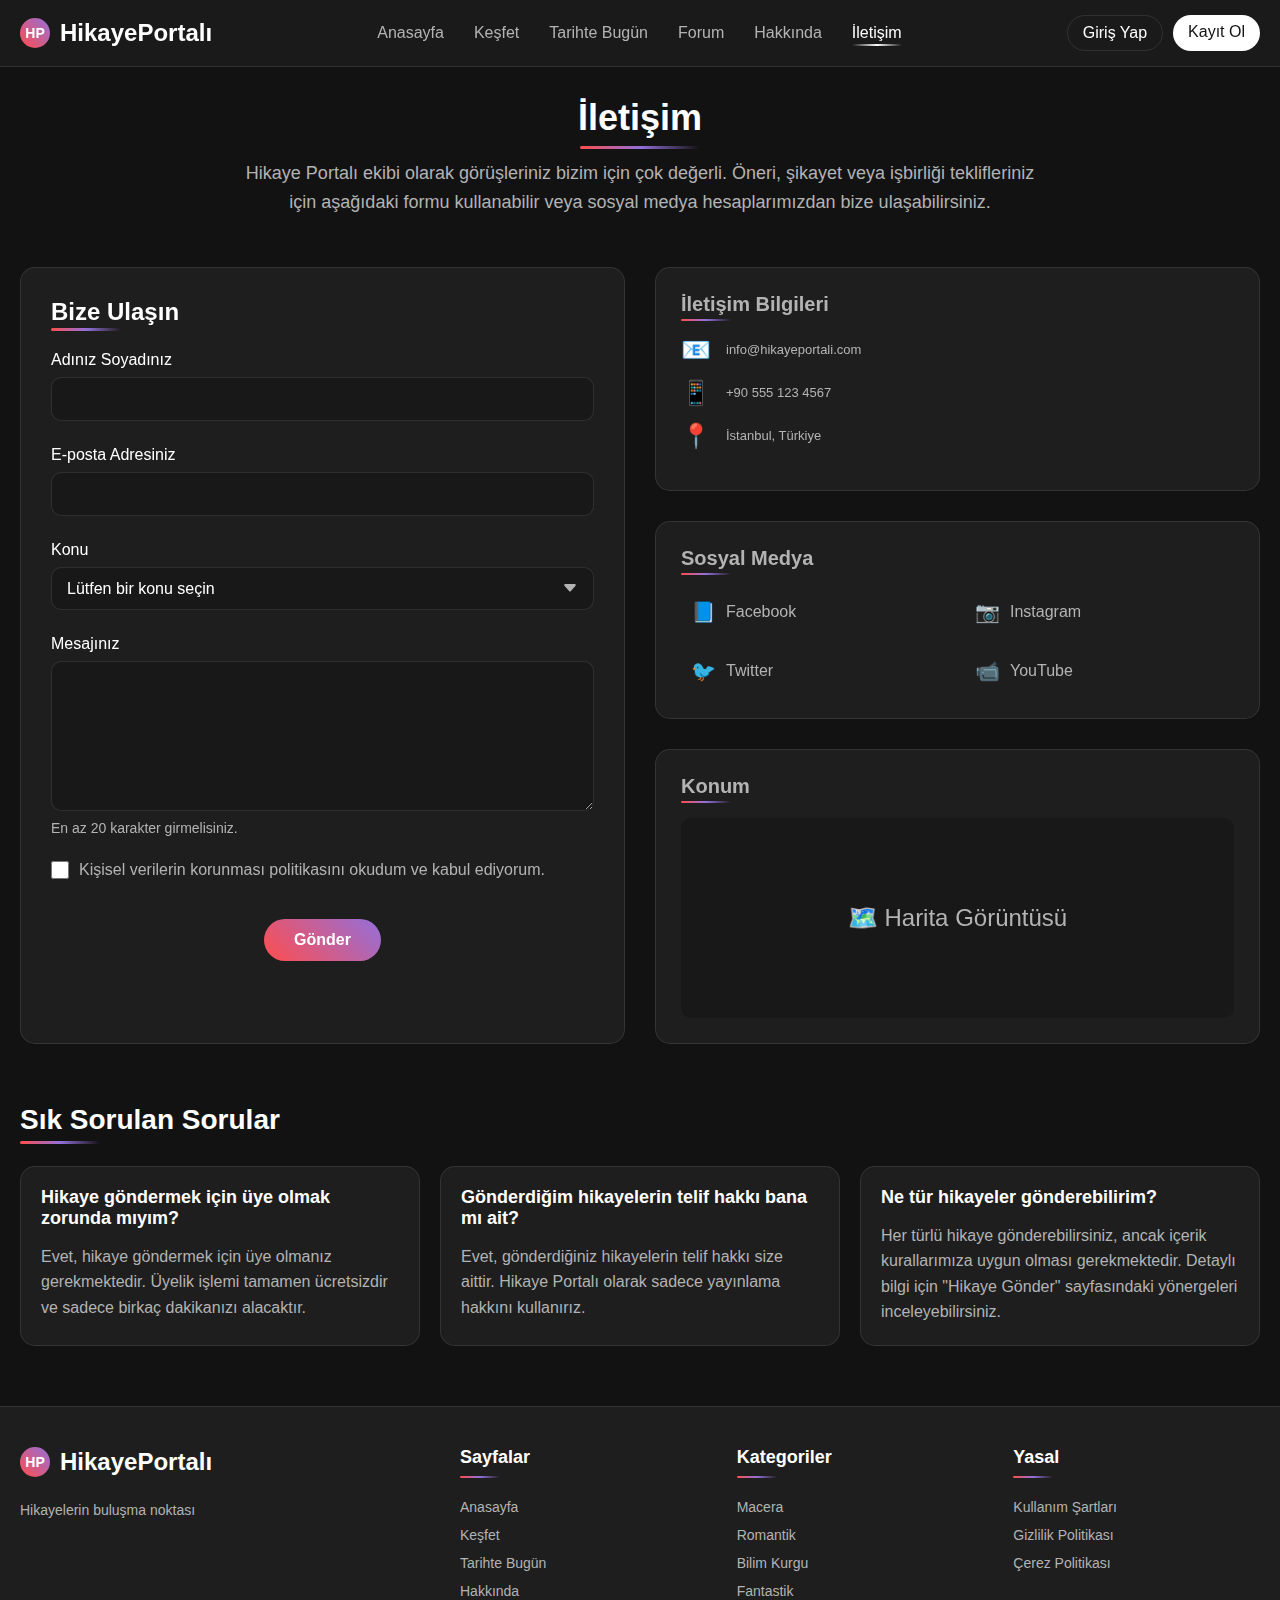
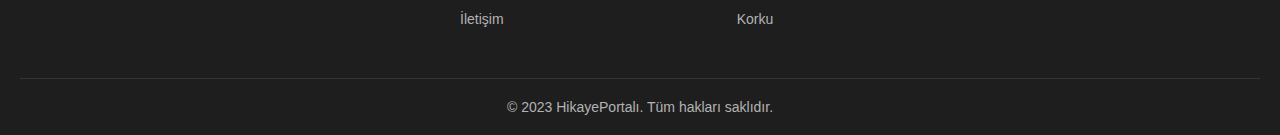
<file: contact.html>
<!DOCTYPE html>
<html lang="tr">
<head>
    <meta charset="UTF-8">
    <meta name="viewport" content="width=device-width, initial-scale=1.0">
    <title>HikayePortalı - İletişim</title>
    <link rel="stylesheet" href="css/main.css">
    <link rel="stylesheet" href="css/contact.css">
    <script src="header-loader.js"></script>
    <script src="mobile-nav.js"></script>
</head>
<body>
    <!-- Header yüklenecek -->
    <div id="header-placeholder"></div>

    <main class="container">
        <section class="contact-hero-section">
            <h1 class="page-title">İletişim</h1>
            <p class="contact-intro">
                Hikaye Portalı ekibi olarak görüşleriniz bizim için çok değerli. Öneri, şikayet veya işbirliği teklifleriniz için aşağıdaki formu kullanabilir veya sosyal medya hesaplarımızdan bize ulaşabilirsiniz.
            </p>
        </section>

        <div class="contact-content">
            <div class="contact-form-container">
                <h2 class="form-title">Bize Ulaşın</h2>
                <form id="contact-form">
                    <div class="form-group">
                        <label for="name" class="form-label">Adınız Soyadınız</label>
                        <input type="text" id="name" name="name" class="form-input" required>
                    </div>

                    <div class="form-group">
                        <label for="email" class="form-label">E-posta Adresiniz</label>
                        <input type="email" id="email" name="email" class="form-input" required>
                    </div>

                    <div class="form-group">
                        <label for="subject" class="form-label">Konu</label>
                        <select id="subject" name="subject" class="form-select" required>
                            <option value="" disabled selected>Lütfen bir konu seçin</option>
                            <option value="suggestion">Öneri</option>
                            <option value="complaint">Şikayet</option>
                            <option value="cooperation">İşbirliği</option>
                            <option value="other">Diğer</option>
                        </select>
                    </div>

                    <div class="form-group">
                        <label for="message" class="form-label">Mesajınız</label>
                        <textarea id="message" name="message" class="form-textarea" required></textarea>
                        <p class="form-help">En az 20 karakter girmelisiniz.</p>
                    </div>

                    <div class="form-checkbox-group">
                        <input type="checkbox" id="privacy" name="privacy" class="form-checkbox" required>
                        <label for="privacy" class="form-checkbox-label">Kişisel verilerin korunması politikasını okudum ve kabul ediyorum.</label>
                    </div>

                    <button type="submit" class="submit-button">Gönder</button>
                </form>
            </div>

            <div class="contact-info-container">
                <div class="contact-info-section">
                    <h3 class="info-title">İletişim Bilgileri</h3>
                    <div class="info-item">
                        <span class="info-icon">📧</span>
                        <span class="info-text">info@hikayeportali.com</span>
                    </div>
                    <div class="info-item">
                        <span class="info-icon">📱</span>
                        <span class="info-text">+90 555 123 4567</span>
                    </div>
                    <div class="info-item">
                        <span class="info-icon">📍</span>
                        <span class="info-text">İstanbul, Türkiye</span>
                    </div>
                </div>

                <div class="social-media-section">
                    <h3 class="info-title">Sosyal Medya</h3>
                    <div class="social-links">
                        <a href="#" class="social-link">
                            <span class="social-icon">📘</span>
                            <span class="social-name">Facebook</span>
                        </a>
                        <a href="#" class="social-link">
                            <span class="social-icon">📷</span>
                            <span class="social-name">Instagram</span>
                        </a>
                        <a href="#" class="social-link">
                            <span class="social-icon">🐦</span>
                            <span class="social-name">Twitter</span>
                        </a>
                        <a href="#" class="social-link">
                            <span class="social-icon">📹</span>
                            <span class="social-name">YouTube</span>
                        </a>
                    </div>
                </div>

                <div class="map-container">
                    <h3 class="info-title">Konum</h3>
                    <div class="map-placeholder">
                        <!-- Burada gerçek bir harita entegrasyonu olabilir -->
                        <div class="map-image">🗺️ Harita Görüntüsü</div>
                    </div>
                </div>
            </div>
        </div>

        <section class="faq-section">
            <h2 class="section-title">Sık Sorulan Sorular</h2>
            <div class="faq-container">
                <div class="faq-item">
                    <h3 class="faq-question">Hikaye göndermek için üye olmak zorunda mıyım?</h3>
                    <p class="faq-answer">Evet, hikaye göndermek için üye olmanız gerekmektedir. Üyelik işlemi tamamen ücretsizdir ve sadece birkaç dakikanızı alacaktır.</p>
                </div>
                <div class="faq-item">
                    <h3 class="faq-question">Gönderdiğim hikayelerin telif hakkı bana mı ait?</h3>
                    <p class="faq-answer">Evet, gönderdiğiniz hikayelerin telif hakkı size aittir. Hikaye Portalı olarak sadece yayınlama hakkını kullanırız.</p>
                </div>
                <div class="faq-item">
                    <h3 class="faq-question">Ne tür hikayeler gönderebilirim?</h3>
                    <p class="faq-answer">Her türlü hikaye gönderebilirsiniz, ancak içerik kurallarımıza uygun olması gerekmektedir. Detaylı bilgi için "Hikaye Gönder" sayfasındaki yönergeleri inceleyebilirsiniz.</p>
                </div>
            </div>
        </section>
    </main>

    <!-- Footer -->
    <footer class="main-footer">
        <div class="container">
            <div class="footer-content">
                <div class="footer-logo">
                    <a href="index.html" class="logo">
                        <div class="logo-icon">HP</div>
                        <span class="logo-text">HikayePortalı</span>
                    </a>
                    <p>Hikayelerin buluşma noktası</p>
                </div>
                <div class="footer-links">
                    <div class="footer-section">
                        <h3>Sayfalar</h3>
                        <ul>
                            <li><a href="index.html">Anasayfa</a></li>
                            <li><a href="discover.html">Keşfet</a></li>
                            <li><a href="today.html">Tarihte Bugün</a></li>
                            <li><a href="about.html">Hakkında</a></li>
                            <li><a href="contact.html">İletişim</a></li>
                        </ul>
                    </div>
                    <div class="footer-section">
                        <h3>Kategoriler</h3>
                        <ul>
                            <li><a href="#">Macera</a></li>
                            <li><a href="#">Romantik</a></li>
                            <li><a href="#">Bilim Kurgu</a></li>
                            <li><a href="#">Fantastik</a></li>
                            <li><a href="#">Korku</a></li>
                        </ul>
                    </div>
                    <div class="footer-section">
                        <h3>Yasal</h3>
                        <ul>
                            <li><a href="#">Kullanım Şartları</a></li>
                            <li><a href="#">Gizlilik Politikası</a></li>
                            <li><a href="#">Çerez Politikası</a></li>
                        </ul>
                    </div>
                </div>
            </div>
            <div class="footer-bottom">
                <p>&copy; 2023 HikayePortalı. Tüm hakları saklıdır.</p>
            </div>
        </div>
    </footer>

    <script>
        document.addEventListener('DOMContentLoaded', function() {
            // Form gönderimi
            const contactForm = document.getElementById('contact-form');
            if (contactForm) {
                contactForm.addEventListener('submit', function(e) {
                    e.preventDefault();
                    alert('Mesajınız gönderildi! En kısa sürede size dönüş yapacağız.');
                    contactForm.reset();
                });
            }
        });
    </script>
</body>
</html>
</file>
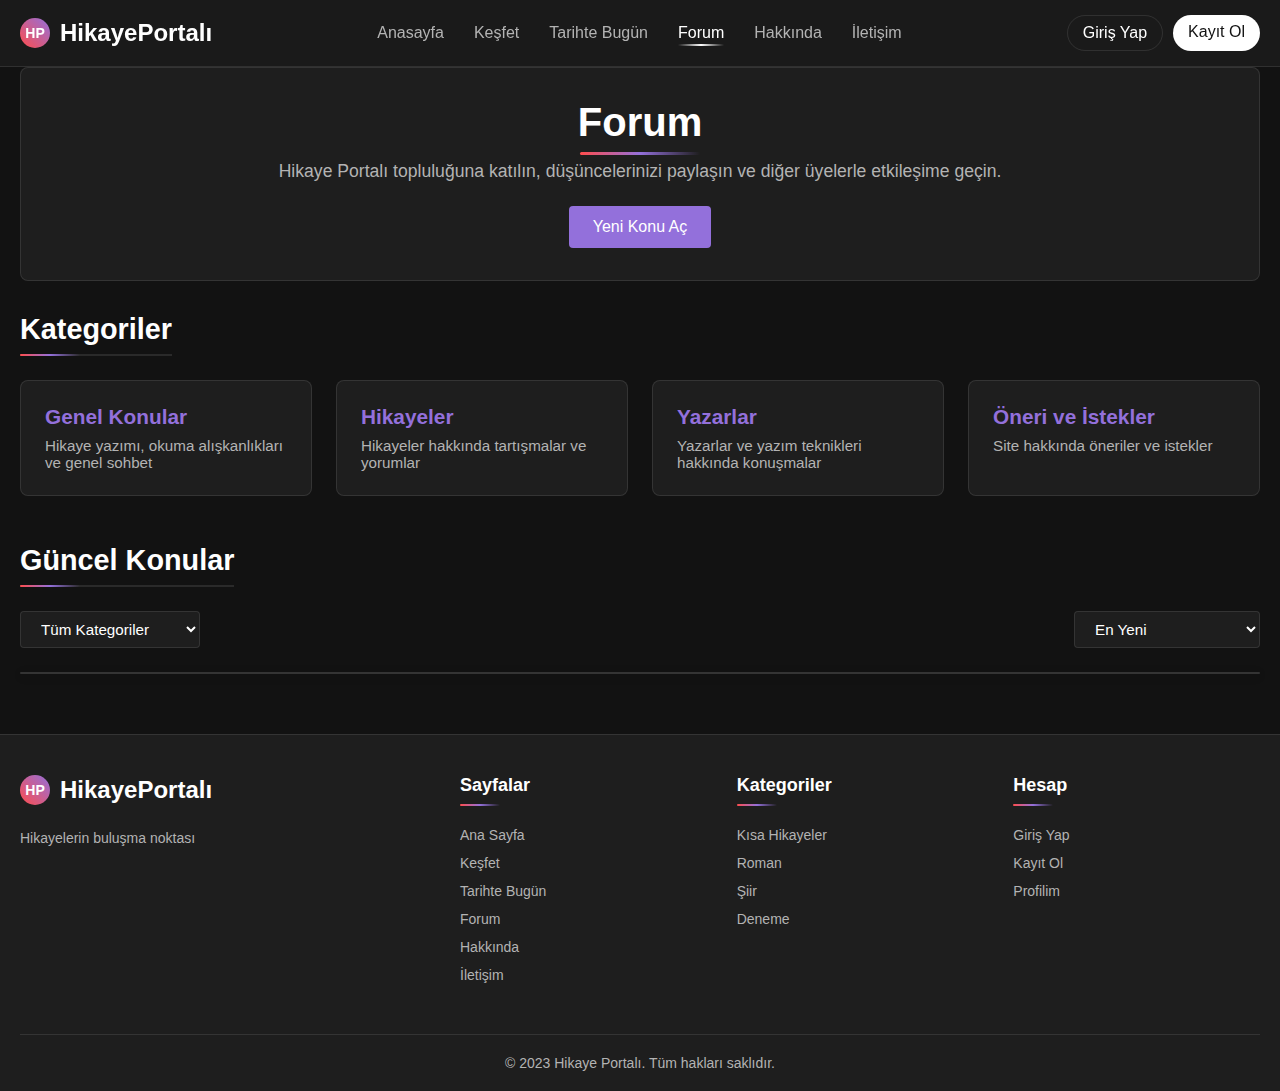
<file: forum.html>
<!DOCTYPE html>
<html lang="tr">
<head>
    <meta charset="UTF-8">
    <meta name="viewport" content="width=device-width, initial-scale=1.0">
    <title>Forum - Hikaye Portalı</title>
    <link rel="stylesheet" href="css/main.css">
    <link rel="stylesheet" href="css/forum.css">
    <script src="header-loader.js"></script>
    <script src="mobile-nav.js"></script>
    <script src="forum.js"></script>
</head>
<body>
    <!-- Header yüklenecek -->
    <div id="header-placeholder"></div>

    <main class="container">
        <section class="forum-header">
            <h1 class="page-title">Forum</h1>
            <p class="page-description">Hikaye Portalı topluluğuna katılın, düşüncelerinizi paylaşın ve diğer üyelerle etkileşime geçin.</p>
            
            <div class="forum-actions">
                <button id="new-topic-button" class="primary-button">Yeni Konu Aç</button>
            </div>
        </section>

        <section class="forum-categories">
            <h2 class="section-title">Kategoriler</h2>
            <div class="category-list">
                <div class="category-item" data-category="genel">
                    <h3>Genel Konular</h3>
                    <p>Hikaye yazımı, okuma alışkanlıkları ve genel sohbet</p>
                </div>
                <div class="category-item" data-category="hikayeler">
                    <h3>Hikayeler</h3>
                    <p>Hikayeler hakkında tartışmalar ve yorumlar</p>
                </div>
                <div class="category-item" data-category="yazarlar">
                    <h3>Yazarlar</h3>
                    <p>Yazarlar ve yazım teknikleri hakkında konuşmalar</p>
                </div>
                <div class="category-item" data-category="oneri">
                    <h3>Öneri ve İstekler</h3>
                    <p>Site hakkında öneriler ve istekler</p>
                </div>
            </div>
        </section>

        <section class="forum-topics">
            <h2 class="section-title">Güncel Konular</h2>
            
            <div class="topic-filters">
                <select id="category-filter" class="filter-select">
                    <option value="all">Tüm Kategoriler</option>
                    <option value="genel">Genel Konular</option>
                    <option value="hikayeler">Hikayeler</option>
                    <option value="yazarlar">Yazarlar</option>
                    <option value="oneri">Öneri ve İstekler</option>
                </select>
                
                <select id="sort-filter" class="filter-select">
                    <option value="newest">En Yeni</option>
                    <option value="popular">En Popüler</option>
                    <option value="most-commented">En Çok Yorum Alan</option>
                </select>
            </div>
            
            <div id="topics-container" class="topics-list">
                <!-- Konular JavaScript ile buraya yüklenecek -->
                <div class="no-topics-message" style="display: none;">
                    <p>Henüz konu bulunmuyor. İlk konuyu siz açmak ister misiniz?</p>
                    <button class="primary-button new-topic-button">Yeni Konu Aç</button>
                </div>
            </div>
        </section>

        <!-- Yeni Konu Ekleme Modalı -->
        <div id="new-topic-modal" class="modal">
            <div class="modal-content">
                <span class="close-button">&times;</span>
                <h2>Yeni Konu Aç</h2>
                <form id="new-topic-form">
                    <div class="form-group">
                        <label for="topic-title">Konu Başlığı</label>
                        <input type="text" id="topic-title" name="title" required>
                    </div>
                    
                    <div class="form-group">
                        <label for="topic-category">Kategori</label>
                        <select id="topic-category" name="category" required>
                            <option value="">Kategori Seçin</option>
                            <option value="genel">Genel Konular</option>
                            <option value="hikayeler">Hikayeler</option>
                            <option value="yazarlar">Yazarlar</option>
                            <option value="oneri">Öneri ve İstekler</option>
                        </select>
                    </div>
                    
                    <div class="form-group">
                        <label for="topic-content">İçerik</label>
                        <textarea id="topic-content" name="content" rows="6" required></textarea>
                    </div>
                    
                    <button type="submit" class="primary-button">Konuyu Oluştur</button>
                </form>
            </div>
        </div>

        <!-- Konu Detay Modalı -->
        <div id="topic-detail-modal" class="modal">
            <div class="modal-content topic-detail-content">
                <span class="close-button">&times;</span>
                <div id="topic-detail-container">
                    <!-- Konu detayları JavaScript ile buraya yüklenecek -->
                </div>
                
                <div class="topic-comments">
                    <h3>Yorumlar (<span id="topic-comments-count">0</span>)</h3>
                    
                    <div id="topic-comments-list">
                        <!-- Yorumlar JavaScript ile buraya yüklenecek -->
                    </div>
                    
                    <form id="topic-comment-form" class="comment-form">
                        <div class="form-group">
                            <label for="comment-content">Yorumunuz</label>
                            <textarea id="comment-content" name="content" rows="3" required></textarea>
                        </div>
                        
                        <button type="submit" class="comment-button">Yorum Yap</button>
                    </form>
                </div>
            </div>
        </div>
    </main>

    <!-- Footer -->
    <footer class="main-footer">
        <div class="container">
            <div class="footer-content">
                <div class="footer-logo">
                    <a href="index.html" class="logo">
                        <div class="logo-icon">HP</div>
                        <span class="logo-text">HikayePortalı</span>
                    </a>
                    <p>Hikayelerin buluşma noktası</p>
                </div>
                <div class="footer-links">
                    <div class="footer-section">
                        <h3>Sayfalar</h3>
                        <ul>
                            <li><a href="index.html">Ana Sayfa</a></li>
                            <li><a href="discover.html">Keşfet</a></li>
                            <li><a href="today.html">Tarihte Bugün</a></li>
                            <li><a href="forum.html">Forum</a></li>
                            <li><a href="about.html">Hakkında</a></li>
                            <li><a href="contact.html">İletişim</a></li>
                        </ul>
                    </div>
                    <div class="footer-section">
                        <h3>Kategoriler</h3>
                        <ul>
                            <li><a href="discover.html?category=kisa-hikaye">Kısa Hikayeler</a></li>
                            <li><a href="discover.html?category=roman">Roman</a></li>
                            <li><a href="discover.html?category=siir">Şiir</a></li>
                            <li><a href="discover.html?category=deneme">Deneme</a></li>
                        </ul>
                    </div>
                    <div class="footer-section">
                        <h3>Hesap</h3>
                        <ul>
                            <li><a href="login.html">Giriş Yap</a></li>
                            <li><a href="register.html">Kayıt Ol</a></li>
                            <li><a href="profile.html">Profilim</a></li>
                        </ul>
                    </div>
                </div>
            </div>
            <div class="footer-bottom">
                <p>&copy; 2023 Hikaye Portalı. Tüm hakları saklıdır.</p>
            </div>
        </div>
    </footer>
</body>
</html>
</file>
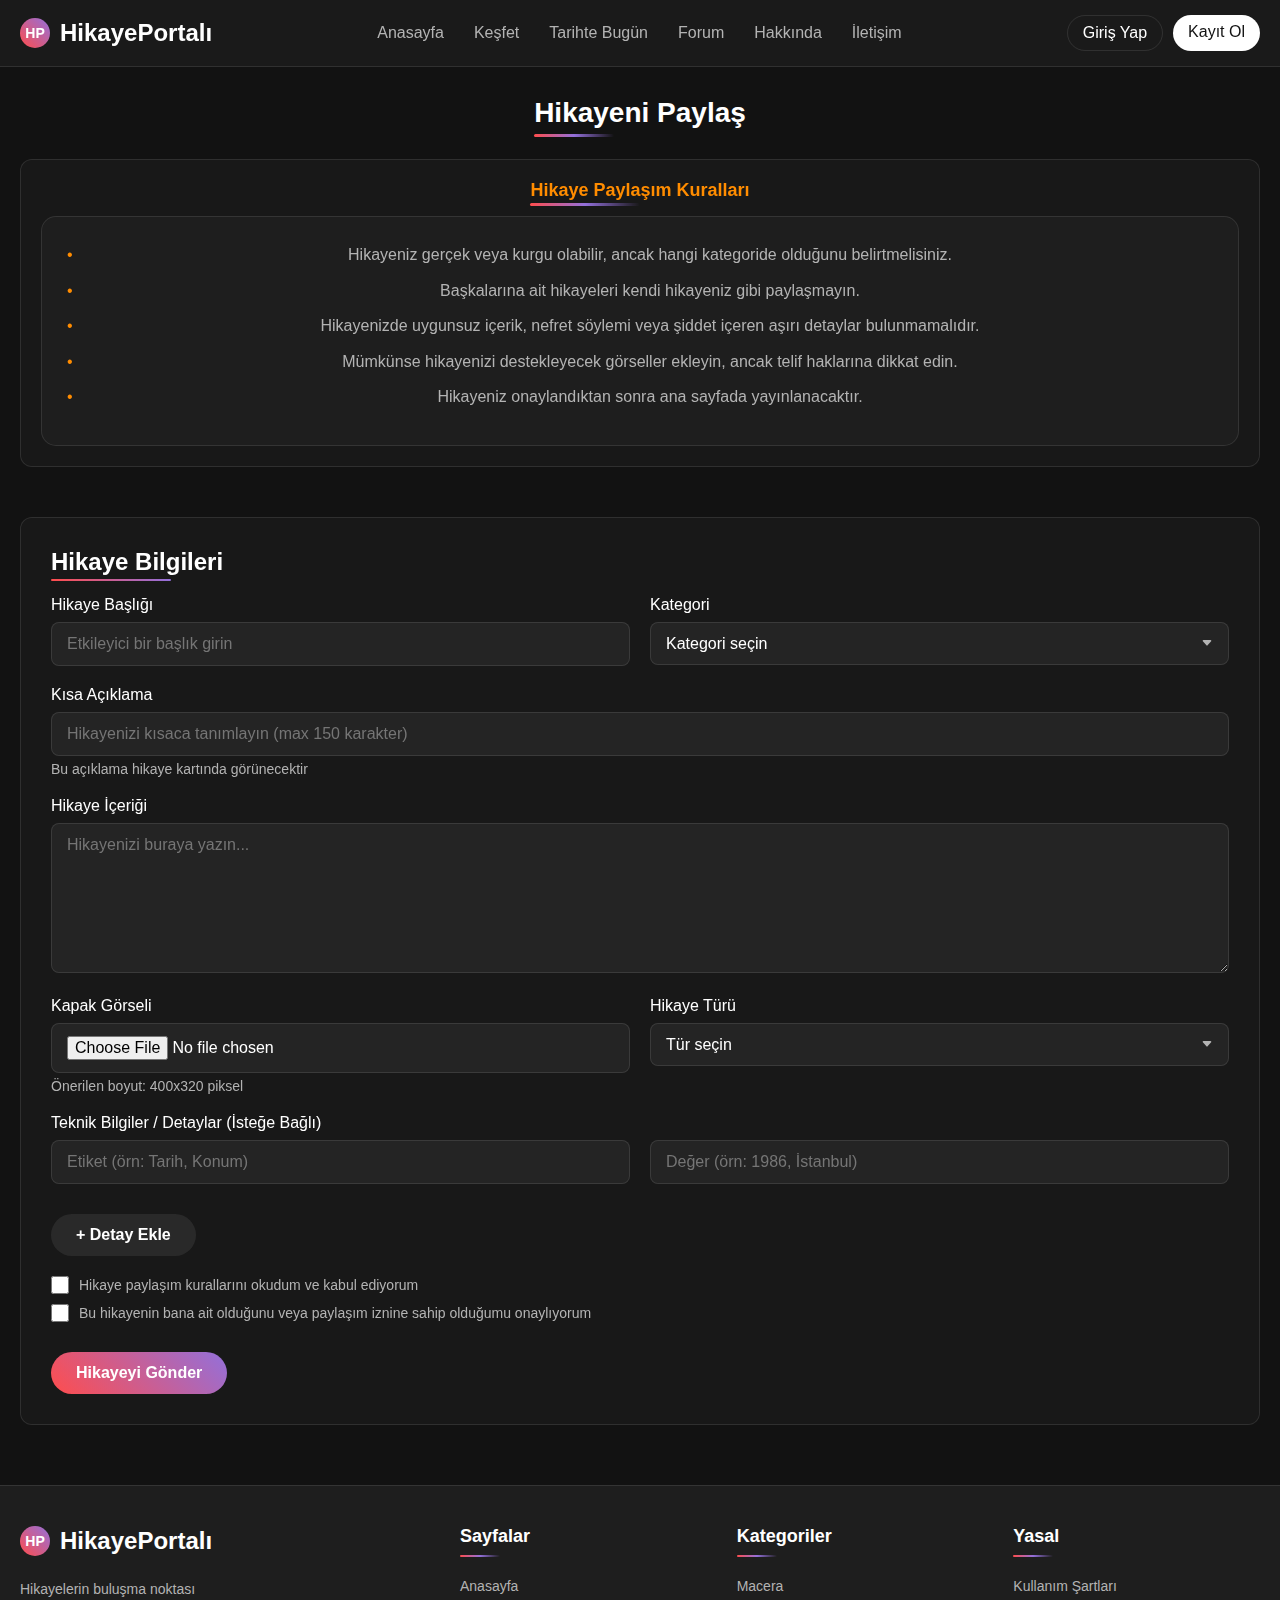
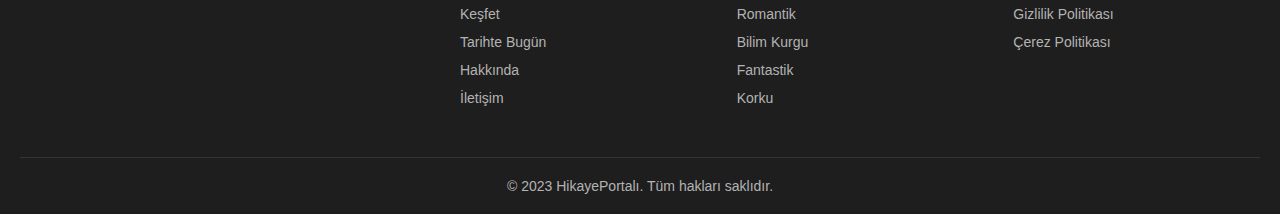
<file: submit.html>
<!DOCTYPE html>
<html lang="tr">
<head>
    <meta charset="UTF-8">
    <meta name="viewport" content="width=device-width, initial-scale=1.0">
    <title>HikayePortalı - Hikaye Gönder</title>
    <link rel="stylesheet" href="css/main.css">
    <script src="header-loader.js"></script>
    <script src="mobile-nav.js"></script>
    <style>
        /* Hikaye Paylaşma Sayfası için Ek Stiller */
        .form-container {
            backdrop-filter: blur(10px);
            background: rgba(30, 30, 30, 0.5);
            border: 1px solid var(--glass-border);
            border-radius: 12px;
            padding: 30px;
            margin: 30px 0;
        }

        .form-title {
            font-size: 24px;
            margin-bottom: 20px;
            position: relative;
            display: inline-block;
        }

        .form-title::after {
            content: '';
            position: absolute;
            bottom: -5px;
            left: 0;
            width: 70%;
            height: 2px;
            background: linear-gradient(90deg, var(--accent-red), var(--accent-purple));
        }

        .form-group {
            margin-bottom: 20px;
        }

        .form-label {
            display: block;
            margin-bottom: 8px;
            font-weight: 500;
            color: var(--text-primary);
        }

        .form-input,
        .form-textarea,
        .form-select {
            width: 100%;
            padding: 12px 15px;
            background: rgba(50, 50, 50, 0.5);
            border: 1px solid var(--glass-border);
            border-radius: 8px;
            color: var(--text-primary);
            font-size: 16px;
            transition: all 0.3s ease;
        }

        .form-input:focus,
        .form-textarea:focus,
        .form-select:focus {
            outline: none;
            box-shadow: 0 0 0 2px rgba(255, 255, 255, 0.1);
            border-color: rgba(255, 255, 255, 0.3);
        }

        .form-textarea {
            min-height: 150px;
            resize: vertical;
        }

        .form-select {
            appearance: none;
            background-image: url("data:image/svg+xml,%3Csvg xmlns='http://www.w3.org/2000/svg' width='12' height='12' fill='%23b3b3b3' viewBox='0 0 16 16'%3E%3Cpath d='M7.247 11.14 2.451 5.658C1.885 5.013 2.345 4 3.204 4h9.592a1 1 0 0 1 .753 1.659l-4.796 5.48a1 1 0 0 1-1.506 0z'/%3E%3C/svg%3E");
            background-repeat: no-repeat;
            background-position: calc(100% - 15px) center;
            padding-right: 40px;
        }

        .form-option {
            background-color: var(--bg-secondary);
            color: var(--text-primary);
        }

        .form-checkbox-group {
            display: flex;
            align-items: center;
            gap: 10px;
            margin-bottom: 10px;
        }

        .form-checkbox {
            width: 18px;
            height: 18px;
            accent-color: var(--accent-purple);
        }

        .form-checkbox-label {
            color: var(--text-secondary);
            font-size: 14px;
        }

        .form-info {
            font-size: 14px;
            color: var(--text-secondary);
            margin-top: 5px;
        }

        .form-button {
            padding: 12px 25px;
            background: linear-gradient(45deg, var(--accent-red), var(--accent-purple));
            border: none;
            border-radius: 25px;
            color: white;
            font-weight: bold;
            font-size: 16px;
            cursor: pointer;
            transition: all 0.3s ease;
            margin-top: 10px;
        }

        .form-button:hover {
            transform: translateY(-3px);
            box-shadow: 0 10px 20px rgba(0, 0, 0, 0.3);
        }

        .form-button:active {
            transform: translateY(-1px);
        }

        .form-grid {
            display: grid;
            grid-template-columns: repeat(2, 1fr);
            gap: 20px;
        }

        @media (max-width: 767px) {
            .form-grid {
                grid-template-columns: 1fr;
            }
        }

        .guidelines {
            backdrop-filter: blur(10px);
            background: rgba(30, 30, 30, 0.5);
            border: 1px solid var(--glass-border);
            border-radius: 12px;
            padding: 20px;
            margin-bottom: 30px;
        }

        .guidelines-title {
            font-size: 18px;
            margin-bottom: 15px;
            color: var(--accent-orange);
        }

        .guidelines-list {
            list-style-type: none;
        }

        .guidelines-list li {
            margin-bottom: 10px;
            padding-left: 20px;
            position: relative;
            color: var(--text-secondary);
        }

        .guidelines-list li::before {
            content: '•';
            position: absolute;
            left: 0;
            color: var(--accent-orange);
        }
    </style>
</head>
<body>
    <!-- Header Placeholder - Modüler navigasyon barı buraya yüklenecek -->
    <div id="header-placeholder"></div>
    
    <!-- Sayfa İçeriği -->
     
    <!-- Ana Sayfa İçeriği -->
    <main class="container">
        <section class="hero-section">
            <h1 class="section-title">Hikayeni Paylaş</h1>
            
            <div class="guidelines">
                <h3 class="guidelines-title">Hikaye Paylaşım Kuralları</h3>
                <ul class="guidelines-list">
                    <li>Hikayeniz gerçek veya kurgu olabilir, ancak hangi kategoride olduğunu belirtmelisiniz.</li>
                    <li>Başkalarına ait hikayeleri kendi hikayeniz gibi paylaşmayın.</li>
                    <li>Hikayenizde uygunsuz içerik, nefret söylemi veya şiddet içeren aşırı detaylar bulunmamalıdır.</li>
                    <li>Mümkünse hikayenizi destekleyecek görseller ekleyin, ancak telif haklarına dikkat edin.</li>
                    <li>Hikayeniz onaylandıktan sonra ana sayfada yayınlanacaktır.</li>
                </ul>
            </div>
        </section>

        <section>
            <div class="form-container">
                <h2 class="form-title">Hikaye Bilgileri</h2>
                
                <form id="story-form">
                    <div class="form-grid">
                        <div class="form-group">
                            <label for="title" class="form-label">Hikaye Başlığı</label>
                            <input type="text" id="title" name="title" class="form-input" placeholder="Etkileyici bir başlık girin" required>
                        </div>
                        
                        <div class="form-group">
                            <label for="category" class="form-label">Kategori</label>
                            <select id="category" name="category" class="form-select" required>
                                <option value="" disabled selected>Kategori seçin</option>
                                <option value="discover" class="form-option">Keşfet</option>
                                <option value="today" class="form-option">Tarihte Bugün</option>
                                <option value="about" class="form-option">Hakkımızda</option>
                                <option value="contact" class="form-option">İletişim</option>
                            </select>
                        </div>
                    </div>
                    
                    <div class="form-group">
                        <label for="description" class="form-label">Kısa Açıklama</label>
                        <input type="text" id="description" name="description" class="form-input" placeholder="Hikayenizi kısaca tanımlayın (max 150 karakter)" maxlength="150" required>
                        <p class="form-info">Bu açıklama hikaye kartında görünecektir</p>
                    </div>
                    
                    <div class="form-group">
                        <label for="content" class="form-label">Hikaye İçeriği</label>
                        <textarea id="content" name="content" class="form-textarea" placeholder="Hikayenizi buraya yazın..." required></textarea>
                    </div>
                    
                    <div class="form-grid">
                        <div class="form-group">
                            <label for="image" class="form-label">Kapak Görseli</label>
                            <input type="file" id="image" name="image" class="form-input" accept="image/*">
                            <p class="form-info">Önerilen boyut: 400x320 piksel</p>
                        </div>
                        
                        <div class="form-group">
                            <label for="story-type" class="form-label">Hikaye Türü</label>
                            <select id="story-type" name="story-type" class="form-select" required>
                                <option value="" disabled selected>Tür seçin</option>
                                <option value="real" class="form-option">Gerçek Hikaye</option>
                                <option value="fiction" class="form-option">Kurgu</option>
                                <option value="historical" class="form-option">Tarihi Olay</option>
                                <option value="personal" class="form-option">Kişisel Deneyim</option>
                            </select>
                        </div>
                    </div>
                    
                    <div class="form-group">
                        <label class="form-label">Teknik Bilgiler / Detaylar (İsteğe Bağlı)</label>
                        <div id="details-container">
                            <div class="form-grid">
                                <div class="form-group">
                                    <input type="text" name="detail-label[]" class="form-input" placeholder="Etiket (örn: Tarih, Konum)">
                                </div>
                                <div class="form-group">
                                    <input type="text" name="detail-value[]" class="form-input" placeholder="Değer (örn: 1986, İstanbul)">
                                </div>
                            </div>
                        </div>
                        <button type="button" id="add-detail" class="form-button" style="background: rgba(50, 50, 50, 0.7); margin-right: 10px;">+ Detay Ekle</button>
                    </div>
                    
                    <div class="form-group">
                        <div class="form-checkbox-group">
                            <input type="checkbox" id="terms" name="terms" class="form-checkbox" required>
                            <label for="terms" class="form-checkbox-label">Hikaye paylaşım kurallarını okudum ve kabul ediyorum</label>
                        </div>
                        
                        <div class="form-checkbox-group">
                            <input type="checkbox" id="original" name="original" class="form-checkbox" required>
                            <label for="original" class="form-checkbox-label">Bu hikayenin bana ait olduğunu veya paylaşım iznine sahip olduğumu onaylıyorum</label>
                        </div>
                    </div>
                    
                    <button type="submit" class="form-button">Hikayeyi Gönder</button>
                </form>
            </div>
        </section>
    </main>

    <!-- Footer -->
    <footer class="main-footer">
        <div class="container">
            <div class="footer-content">
                <div class="footer-logo">
                    <a href="index.html" class="logo">
                        <div class="logo-icon">HP</div>
                        <span class="logo-text">HikayePortalı</span>
                    </a>
                    <p>Hikayelerin buluşma noktası</p>
                </div>
                <div class="footer-links">
                    <div class="footer-section">
                        <h3>Sayfalar</h3>
                        <ul>
                            <li><a href="index.html">Anasayfa</a></li>
                            <li><a href="discover.html">Keşfet</a></li>
                            <li><a href="today.html">Tarihte Bugün</a></li>
                            <li><a href="about.html">Hakkında</a></li>
                            <li><a href="contact.html">İletişim</a></li>
                        </ul>
                    </div>
                    <div class="footer-section">
                        <h3>Kategoriler</h3>
                        <ul>
                            <li><a href="#">Macera</a></li>
                            <li><a href="#">Romantik</a></li>
                            <li><a href="#">Bilim Kurgu</a></li>
                            <li><a href="#">Fantastik</a></li>
                            <li><a href="#">Korku</a></li>
                        </ul>
                    </div>
                    <div class="footer-section">
                        <h3>Yasal</h3>
                        <ul>
                            <li><a href="#">Kullanım Şartları</a></li>
                            <li><a href="#">Gizlilik Politikası</a></li>
                            <li><a href="#">Çerez Politikası</a></li>
                        </ul>
                    </div>
                </div>
            </div>
            <div class="footer-bottom">
                <p>&copy; 2023 HikayePortalı. Tüm hakları saklıdır.</p>
            </div>
        </div>
    </footer>

    <script src="script.js"></script>
    <script src="submit.js"></script>
</body>
</html>
</file>
<file: css/main.css>
/* main.css - Tüm sayfaların ortak CSS dosyalarını içe aktarır */

/* Temel stil tanımlamaları */
@import url('base.css');
@import url('footer.css');
@import url('mobile-menu.css');

/* Sayfa özel stilleri */
@import url('index.css');
@import url('about.css');
@import url('discover.css');
@import url('story.css');
@import url('submit.css');
@import url('today.css');
@import url('contact.css');
</file>
<file: css/contact.css>
/* contact.css - İletişim Sayfası Özel Stilleri */

.contact-hero-section {
    margin-top: 30px;
    margin-bottom: 50px;
    text-align: center;
}

.page-title {
    font-size: 36px;
    margin-bottom: 20px;
    position: relative;
    display: inline-block;
}

.page-title::after {
    content: '';
    position: absolute;
    bottom: -10px;
    left: 50%;
    transform: translateX(-50%);
    width: 120px;
    height: 3px;
    border-radius: 6px;
    background: linear-gradient(85deg, var(--accent-red), var(--accent-purple), transparent);
}

.contact-intro {
    max-width: 800px;
    margin: 0 auto 40px;
    color: var(--text-secondary);
    line-height: 1.6;
    font-size: 18px;
}

.contact-content {
    display: grid;
    grid-template-columns: 1fr 1fr;
    gap: 30px;
    margin-bottom: 60px;
}

.contact-form-container {
    background: var(--bg-secondary);
    border-radius: 15px;
    padding: 30px;
    border: 1px solid var(--glass-border);
    backdrop-filter: blur(10px);
}

.form-title {
    font-size: 24px;
    margin-bottom: 25px;
    position: relative;
    display: inline-block;
}

.form-title::after {
    content: '';
    position: absolute;
    bottom: -5px;
    left: 0;
    width: 70px;
    height: 3px;
    border-radius: 6px;
    background: linear-gradient(85deg, var(--accent-red), var(--accent-purple), transparent);
}

.form-group {
    margin-bottom: 25px;
}

.form-label {
    display: block;
    margin-bottom: 8px;
    font-weight: 500;
    color: var(--text-primary);
}

.form-input, .form-textarea, .form-select {
    width: 100%;
    background: rgba(0, 0, 0, 0.2);
    border: 1px solid var(--glass-border);
    border-radius: 10px;
    padding: 12px 15px;
    color: var(--text-primary);
    font-size: 16px;
    transition: all 0.3s ease;
}

.form-input:focus, .form-textarea:focus, .form-select:focus {
    outline: none;
    border-color: var(--accent-purple);
    box-shadow: 0 0 0 2px rgba(147, 112, 219, 0.2);
}

.form-textarea {
    min-height: 150px;
    resize: vertical;
}

.form-select {
    appearance: none;
    background-image: url("data:image/svg+xml,%3Csvg xmlns='http://www.w3.org/2000/svg' width='16' height='16' fill='%23b3b3b3' viewBox='0 0 16 16'%3E%3Cpath d='M7.247 11.14 2.451 5.658C1.885 5.013 2.345 4 3.204 4h9.592a1 1 0 0 1 .753 1.659l-4.796 5.48a1 1 0 0 1-1.506 0z'/%3E%3C/svg%3E");
    background-repeat: no-repeat;
    background-position: right 15px center;
    padding-right: 40px;
}

.form-help {
    margin-top: 5px;
    font-size: 14px;
    color: var(--text-secondary);
}

.form-checkbox-group {
    display: flex;
    align-items: center;
    gap: 10px;
    margin-bottom: 5px;
}

.form-checkbox {
    width: 18px;
    height: 18px;
    accent-color: var(--accent-purple);
}

.form-checkbox-label {
    color: var(--text-secondary);
    font-size: 16px;
}

.submit-button {
    background: linear-gradient(45deg, var(--accent-red), var(--accent-purple));
    color: white;
    border: none;
    padding: 12px 30px;
    border-radius: 30px;
    font-size: 16px;
    font-weight: 600;
    cursor: pointer;
    transition: all 0.3s ease;
    display: block;
    margin: 40px auto 0;
}

.submit-button:hover {
    transform: translateY(-2px);
    box-shadow: 0 5px 15px rgba(147, 112, 219, 0.3);
}

/* İletişim Bilgileri Bölümü */
.contact-info-container {
    display: flex;
    flex-direction: column;
    gap: 30px;
}

.contact-info-section, .social-media-section, .map-container {
    background: var(--bg-secondary);
    border-radius: 15px;
    padding: 25px;
    border: 1px solid var(--glass-border);
    backdrop-filter: blur(10px);
}

.info-title {
    font-size: 20px;
    margin-bottom: 20px;
    position: relative;
    display: inline-block;
}

.info-title::after {
    content: '';
    position: absolute;
    bottom: -5px;
    left: 0;
    width: 50px;
    height: 2px;
    border-radius: 6px;
    background: linear-gradient(85deg, var(--accent-red), var(--accent-purple), transparent);
}

.info-item {
    display: flex;
    align-items: center;
    gap: 15px;
    margin-bottom: 15px;
}

.info-icon {
    font-size: 24px;
}

.info-text {
    color: var(--text-secondary);
}

/* Sosyal Medya Bölümü */
.social-links {
    display: grid;
    grid-template-columns: repeat(2, 1fr);
    gap: 15px;
}

.social-link {
    display: flex;
    align-items: center;
    gap: 10px;
    color: var(--text-secondary);
    text-decoration: none;
    padding: 10px;
    border-radius: 8px;
    transition: all 0.3s ease;
}

.social-link:hover {
    background: rgba(147, 112, 219, 0.1);
    color: var(--text-primary);
}

.social-icon {
    font-size: 20px;
}

/* Harita Bölümü */
.map-placeholder {
    height: 200px;
    background: rgba(0, 0, 0, 0.2);
    border-radius: 10px;
    display: flex;
    align-items: center;
    justify-content: center;
    color: var(--text-secondary);
    font-size: 18px;
}

.map-image {
    font-size: 24px;
}

/* SSS Bölümü */
.faq-section {
    margin: 60px 0;
}

.section-title {
    font-size: 28px;
    margin-bottom: 30px;
    position: relative;
    display: inline-block;
}

.section-title::after {
    content: '';
    position: absolute;
    bottom: -8px;
    left: 0;
    width: 80px;
    height: 3px;
    border-radius: 6px;
    background: linear-gradient(85deg, var(--accent-red), var(--accent-purple), transparent);
}

.faq-container {
    display: grid;
    grid-template-columns: repeat(auto-fit, minmax(300px, 1fr));
    gap: 20px;
}

.faq-item {
    background: var(--bg-secondary);
    border-radius: 15px;
    padding: 20px;
    border: 1px solid var(--glass-border);
    transition: all 0.3s ease;
}

.faq-item:hover {
    transform: translateY(-5px);
    box-shadow: 0 10px 20px rgba(0, 0, 0, 0.2);
}

.faq-question {
    font-size: 18px;
    margin-bottom: 15px;
    color: var(--text-primary);
}

.faq-answer {
    color: var(--text-secondary);
    line-height: 1.6;
}

/* Responsive Tasarım */
@media (max-width: 992px) {
    .contact-content {
        grid-template-columns: 1fr;
    }
    
    .social-links {
        grid-template-columns: repeat(4, 1fr);
    }
}

@media (max-width: 768px) {
    .contact-form-container,
    .contact-info-section,
    .social-media-section,
    .map-container {
        padding: 20px;
    }
    
    .contact-intro {
        font-size: 16px;
    }
    
    .social-links {
        grid-template-columns: repeat(2, 1fr);
    }
    
    .faq-container {
        grid-template-columns: 1fr;
    }
}

@media (max-width: 480px) {
    .page-title {
        font-size: 28px;
    }
    
    .section-title {
        font-size: 24px;
    }
    
    .social-links {
        grid-template-columns: 1fr;
    }
}
</file>
<file: css/forum.css>
/* Forum Sayfası Stilleri */

/* Ana Bölüm Stilleri */
.forum-header {
    margin-bottom: 2rem;
    text-align: center;
    padding: 2rem 0;
    background-color: var(--bg-secondary);
    border-radius: 8px;
    border: 1px solid var(--glass-border);
}

.forum-header .page-title {
    font-size: 2.5rem;
    margin-bottom: 1rem;
    color: var(--text-primary);
}

.forum-header .page-description {
    font-size: 1.1rem;
    color: var(--text-secondary);
    max-width: 800px;
    margin: 0 auto 1.5rem;
}

.forum-actions {
    margin-top: 1.5rem;
}

.primary-button {
    background-color: var(--accent-purple);
    color: white;
    border: none;
    padding: 0.75rem 1.5rem;
    border-radius: 4px;
    font-size: 1rem;
    cursor: pointer;
    transition: background-color 0.3s;
}

.primary-button:hover {
    background-color: var(--accent-red);
}

/* Kategori Stilleri */
.forum-categories {
    margin-bottom: 3rem;
}

.section-title {
    font-size: 1.8rem;
    margin-bottom: 1.5rem;
    color: var(--text-primary);
    border-bottom: 2px solid var(--glass-border);
    padding-bottom: 0.5rem;
    position: relative;
}

.section-title::after {
    content: '';
    position: absolute;
    bottom: -2px;
    left: 0;
    width: 60px;
    height: 2px;
    background: linear-gradient(85deg, var(--accent-red), var(--accent-purple), transparent);
}

.category-list {
    display: grid;
    grid-template-columns: repeat(auto-fill, minmax(250px, 1fr));
    gap: 1.5rem;
}

.category-item {
    background-color: var(--bg-secondary);
    border: 1px solid var(--glass-border);
    border-radius: 8px;
    padding: 1.5rem;
    transition: transform 0.3s, box-shadow 0.3s;
    cursor: pointer;
}

.category-item:hover {
    transform: translateY(-5px);
    box-shadow: 0 10px 20px rgba(0, 0, 0, 0.2);
    border-color: var(--accent-purple);
}

.category-item h3 {
    font-size: 1.3rem;
    margin-bottom: 0.5rem;
    color: var(--accent-purple);
}

.category-item p {
    color: var(--text-secondary);
    font-size: 0.95rem;
}

/* Konu Listesi Stilleri */
.forum-topics {
    margin-bottom: 3rem;
}

.topic-filters {
    display: flex;
    justify-content: space-between;
    margin-bottom: 1.5rem;
    flex-wrap: wrap;
    gap: 1rem;
}

.filter-select {
    padding: 0.5rem 1rem;
    border: 1px solid var(--glass-border);
    border-radius: 4px;
    background-color: var(--bg-secondary);
    color: var(--text-primary);
    font-size: 0.95rem;
    min-width: 180px;
}

.topics-list {
    background-color: var(--bg-secondary);
    border-radius: 8px;
    overflow: hidden;
    box-shadow: 0 2px 10px rgba(0, 0, 0, 0.2);
    border: 1px solid var(--glass-border);
}

.topic-item {
    padding: 1.5rem;
    border-bottom: 1px solid var(--glass-border);
    display: flex;
    justify-content: space-between;
    align-items: center;
    transition: background-color 0.3s;
    cursor: pointer;
}

.topic-item:hover {
    background-color: var(--glass-bg);
}

.topic-item:last-child {
    border-bottom: none;
}

.topic-info {
    flex: 1;
}

.topic-title {
    font-size: 1.2rem;
    margin-bottom: 0.5rem;
    color: var(--text-primary);
}

.topic-meta {
    display: flex;
    gap: 1.5rem;
    font-size: 0.85rem;
    color: var(--text-secondary);
}

.topic-category {
    background-color: var(--glass-bg);
    padding: 0.25rem 0.75rem;
    border-radius: 20px;
    font-size: 0.85rem;
    color: var(--accent-orange);
    border: 1px solid var(--glass-border);
}

.topic-stats {
    display: flex;
    gap: 1.5rem;
    align-items: center;
}

.stat-item {
    display: flex;
    align-items: center;
    gap: 0.5rem;
    font-size: 0.9rem;
    color: var(--text-secondary);
}

.no-topics-message {
    padding: 3rem;
    text-align: center;
    color: var(--text-secondary);
}

.no-topics-message p {
    margin-bottom: 1.5rem;
    font-size: 1.1rem;
}

/* Modal Stilleri */
.modal {
    display: none;
    position: fixed;
    z-index: 1000;
    left: 0;
    top: 0;
    width: 100%;
    height: 100%;
    overflow: auto;
    background-color: rgba(0, 0, 0, 0.5);
}

.modal-content {
    background-color: var(--bg-secondary);
    margin: 5% auto;
    padding: 2rem;
    border-radius: 8px;
    width: 90%;
    max-width: 700px;
    box-shadow: 0 5px 15px rgba(0, 0, 0, 0.3);
    position: relative;
    animation: modalFadeIn 0.3s;
    border: 1px solid var(--glass-border);
}

@keyframes modalFadeIn {
    from { opacity: 0; transform: translateY(-50px); }
    to { opacity: 1; transform: translateY(0); }
}

.close-button {
    position: absolute;
    top: 1rem;
    right: 1.5rem;
    font-size: 1.8rem;
    color: var(--text-secondary);
    cursor: pointer;
    transition: color 0.3s;
}

.close-button:hover {
    color: var(--accent-red);
}

.modal-content h2 {
    margin-bottom: 1.5rem;
    color: var(--text-primary);
    font-size: 1.8rem;
}

.form-group {
    margin-bottom: 1.5rem;
}

.form-group label {
    display: block;
    margin-bottom: 0.5rem;
    font-weight: 500;
    color: var(--text-primary);
}

.form-group input,
.form-group select,
.form-group textarea {
    width: 100%;
    padding: 0.75rem;
    border: 1px solid var(--glass-border);
    border-radius: 4px;
    font-size: 1rem;
    font-family: inherit;
    background-color: var(--bg-primary);
    color: var(--text-primary);
}

.form-group textarea {
    resize: vertical;
    min-height: 120px;
}

/* Konu Detay Modalı */
.topic-detail-content {
    max-width: 800px;
}

.topic-detail {
    margin-bottom: 2rem;
}

.topic-detail-header {
    margin-bottom: 1.5rem;
}

.topic-detail-title {
    font-size: 1.8rem;
    margin-bottom: 0.5rem;
    color: var(--text-primary);
}

.topic-detail-meta {
    display: flex;
    gap: 1.5rem;
    font-size: 0.9rem;
    color: var(--text-secondary);
    margin-bottom: 1rem;
}

.topic-detail-content {
    line-height: 1.6;
    color: var(--text-primary);
    margin-bottom: 1.5rem;
}

.topic-actions {
    display: flex;
    gap: 1rem;
    margin-top: 1rem;
}

.action-button {
    background-color: transparent;
    border: 1px solid var(--glass-border);
    padding: 0.5rem 1rem;
    border-radius: 4px;
    font-size: 0.9rem;
    cursor: pointer;
    display: flex;
    align-items: center;
    gap: 0.5rem;
    transition: background-color 0.3s, color 0.3s;
    color: var(--text-secondary);
}

.action-button:hover {
    background-color: var(--glass-bg);
    color: var(--text-primary);
}

.action-button.liked {
    color: var(--accent-purple);
    border-color: var(--accent-purple);
}

/* Yorum Stilleri */
.topic-comments {
    margin-top: 2rem;
    border-top: 1px solid var(--glass-border);
    padding-top: 1.5rem;
}

.topic-comments h3 {
    font-size: 1.5rem;
    margin-bottom: 1.5rem;
    color: var(--text-primary);
    position: relative;
    display: inline-block;
    padding-bottom: 10px;
}

.topic-comments h3::after {
    content: '';
    position: absolute;
    bottom: 0;
    left: 0;
    width: 40px;
    height: 2px;
    border-radius: 2px;
    background: linear-gradient(85deg, var(--accent-red), var(--accent-purple), transparent);
}

.comment-item {
    padding: 1.5rem;
    border-bottom: 1px solid var(--glass-border);
    margin-bottom: 1.5rem;
}

.comment-header {
    display: flex;
    justify-content: space-between;
    margin-bottom: 0.75rem;
}

.comment-author {
    font-weight: 500;
    color: var(--text-primary);
}

.comment-date {
    font-size: 0.85rem;
    color: var(--text-secondary);
}

.comment-content {
    line-height: 1.5;
    color: var(--text-primary);
}

.comment-actions {
    margin-top: 0.75rem;
    display: flex;
    gap: 1rem;
}

.comment-form {
    margin-top: 2rem;
}

.comment-button {
    background-color: var(--accent-purple);
    color: white;
    border: none;
    padding: 0.75rem 1.5rem;
    border-radius: 4px;
    font-size: 1rem;
    cursor: pointer;
    transition: background-color 0.3s;
}

.comment-button:hover {
    background-color: var(--accent-red);
}

/* Responsive Tasarım */
@media (max-width: 768px) {
    .category-list {
        grid-template-columns: 1fr;
    }
    
    .topic-item {
        flex-direction: column;
        align-items: flex-start;
    }
    
    .topic-stats {
        margin-top: 1rem;
        width: 100%;
        justify-content: space-between;
    }
    
    .topic-filters {
        flex-direction: column;
    }
    
    .filter-select {
        width: 100%;
    }
    
    .modal-content {
        width: 95%;
        margin: 10% auto;
        padding: 1.5rem;
    }
    
    .forum-header {
        padding: 1.5rem 0;
    }
    
    .forum-header .page-title {
        font-size: 2rem;
    }
}
</file>
